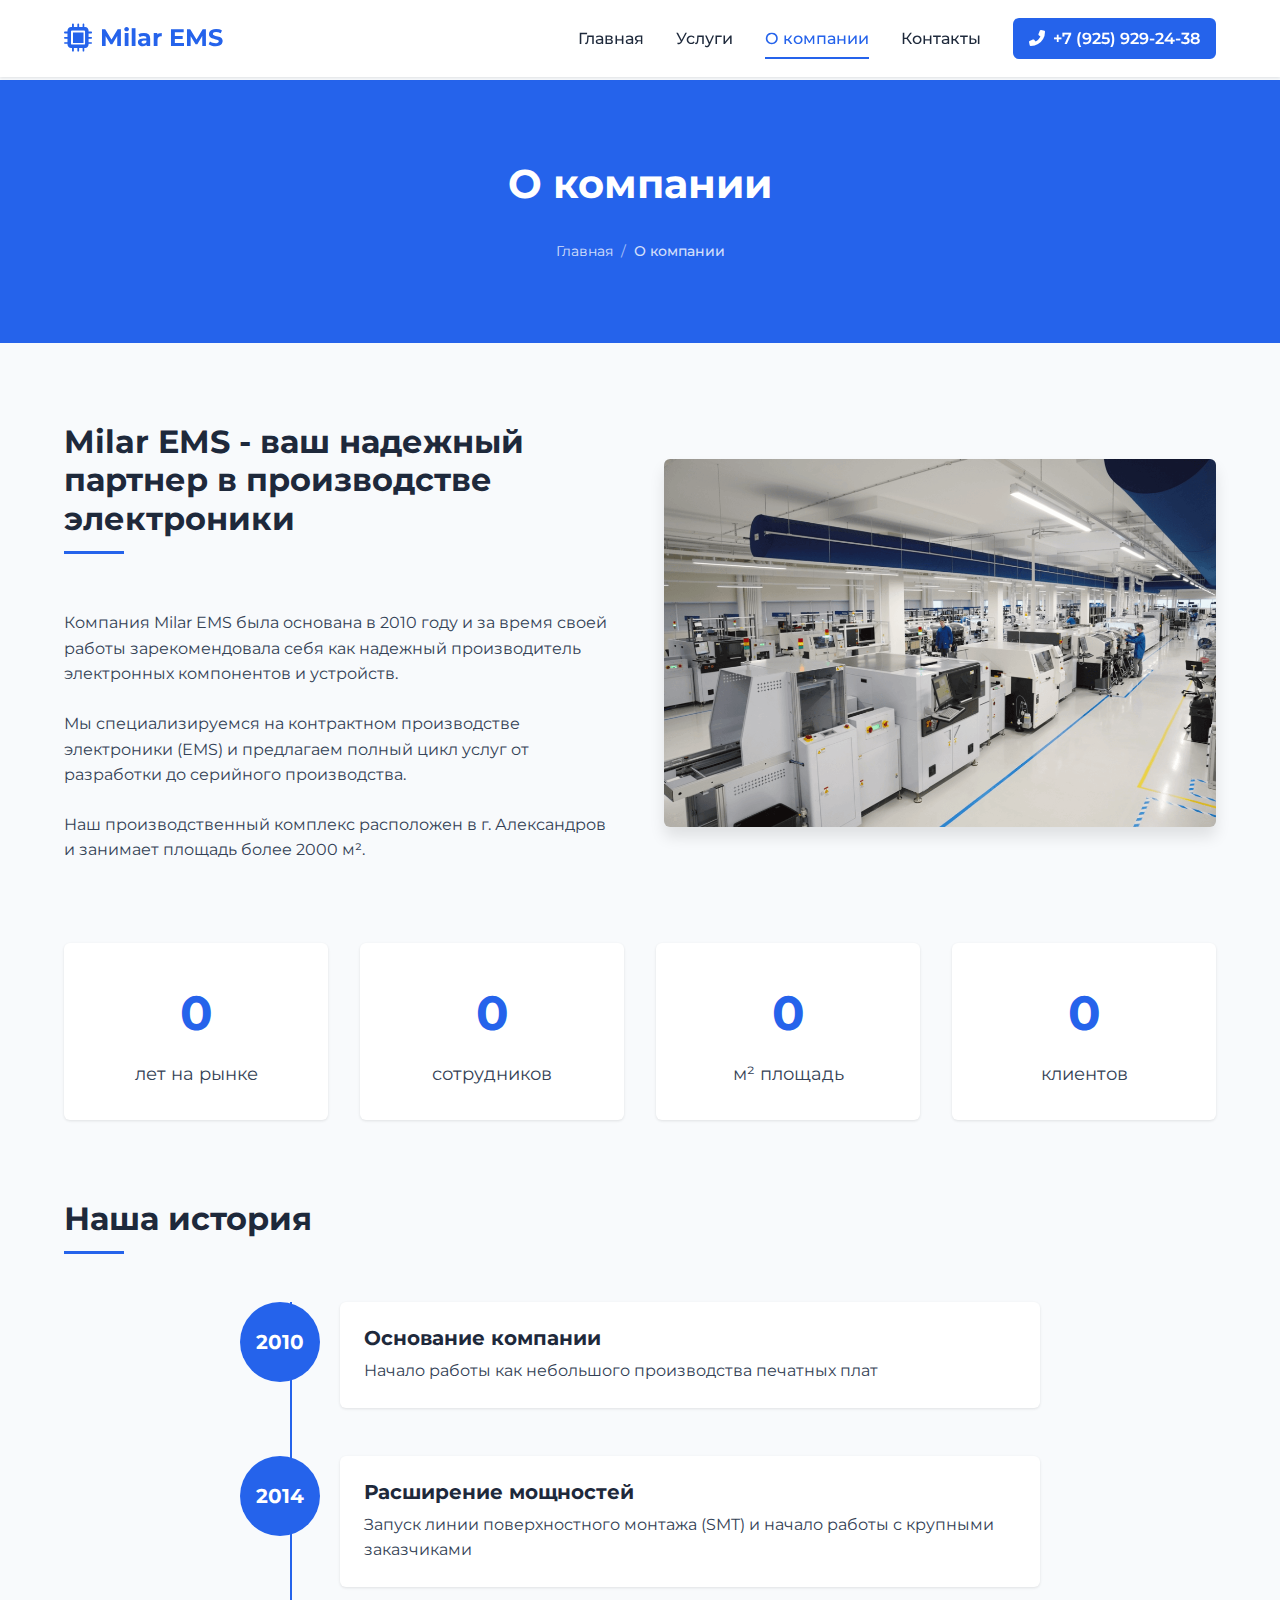
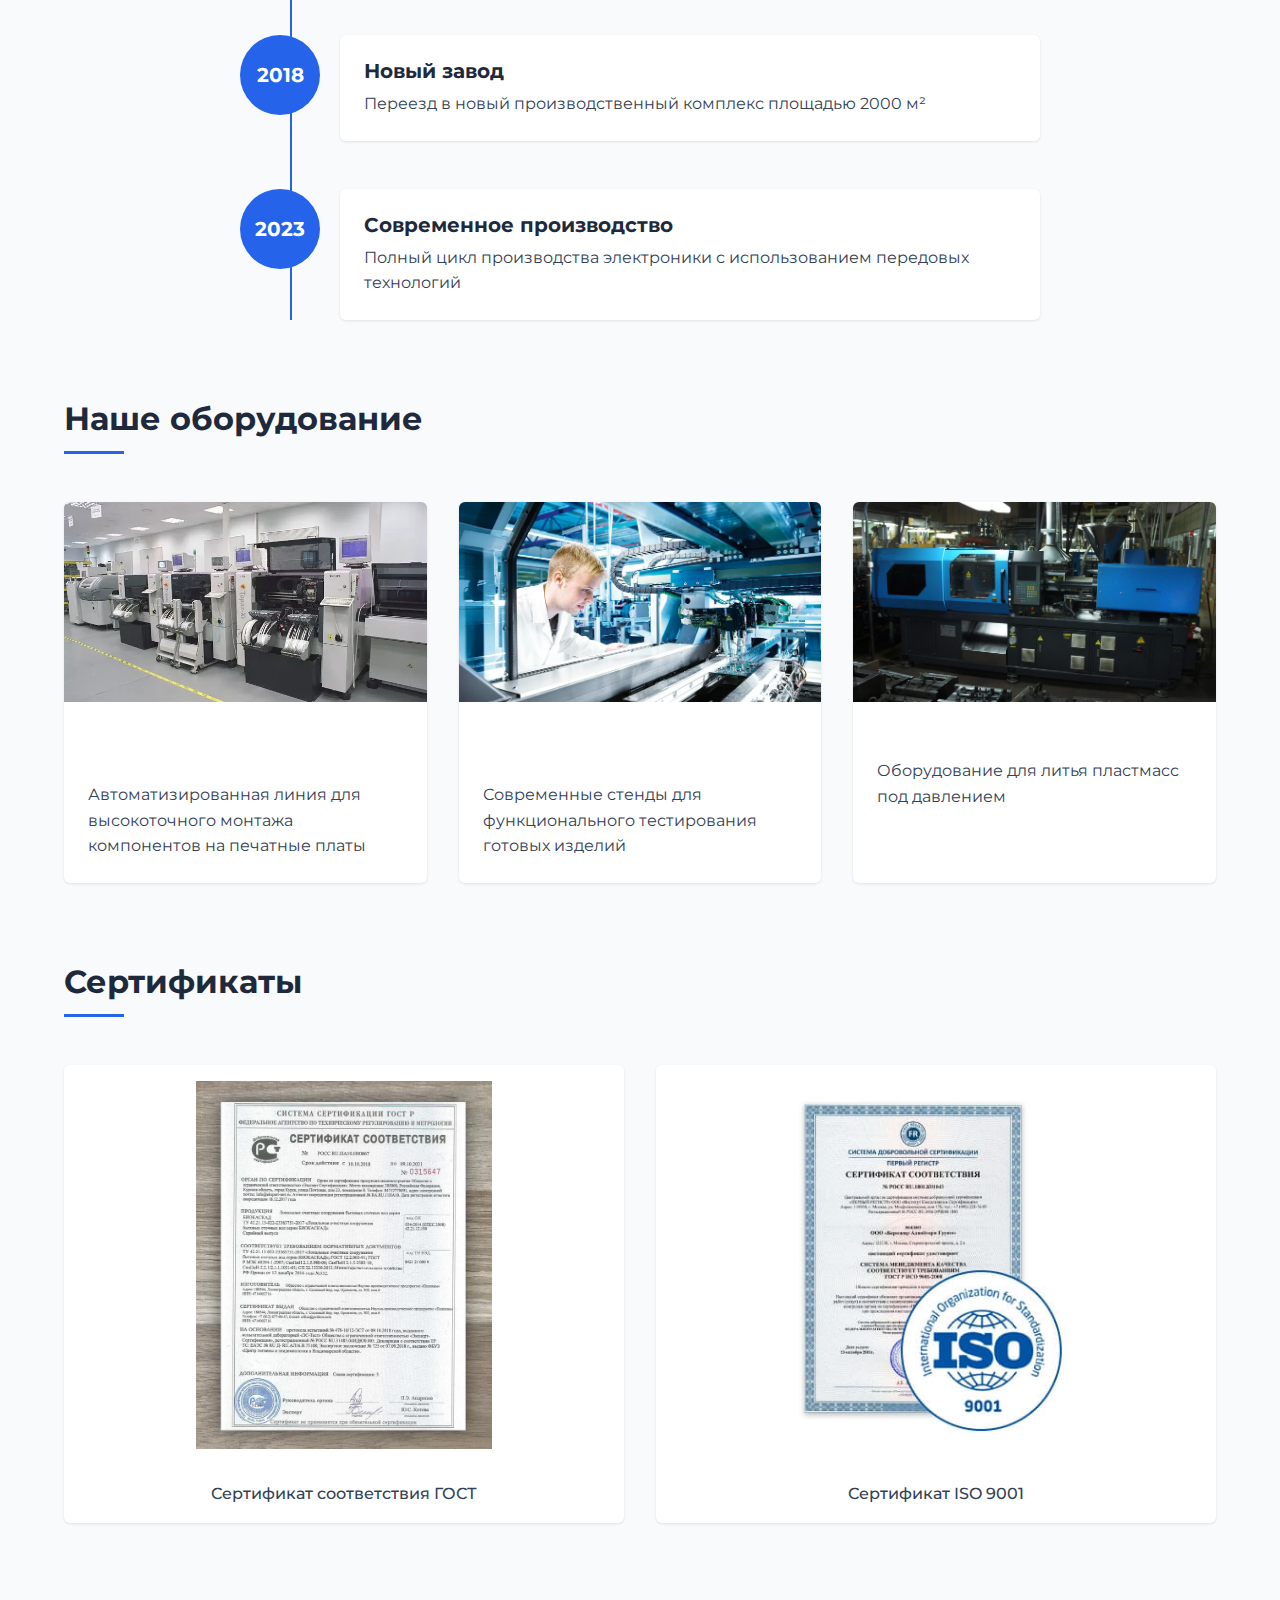
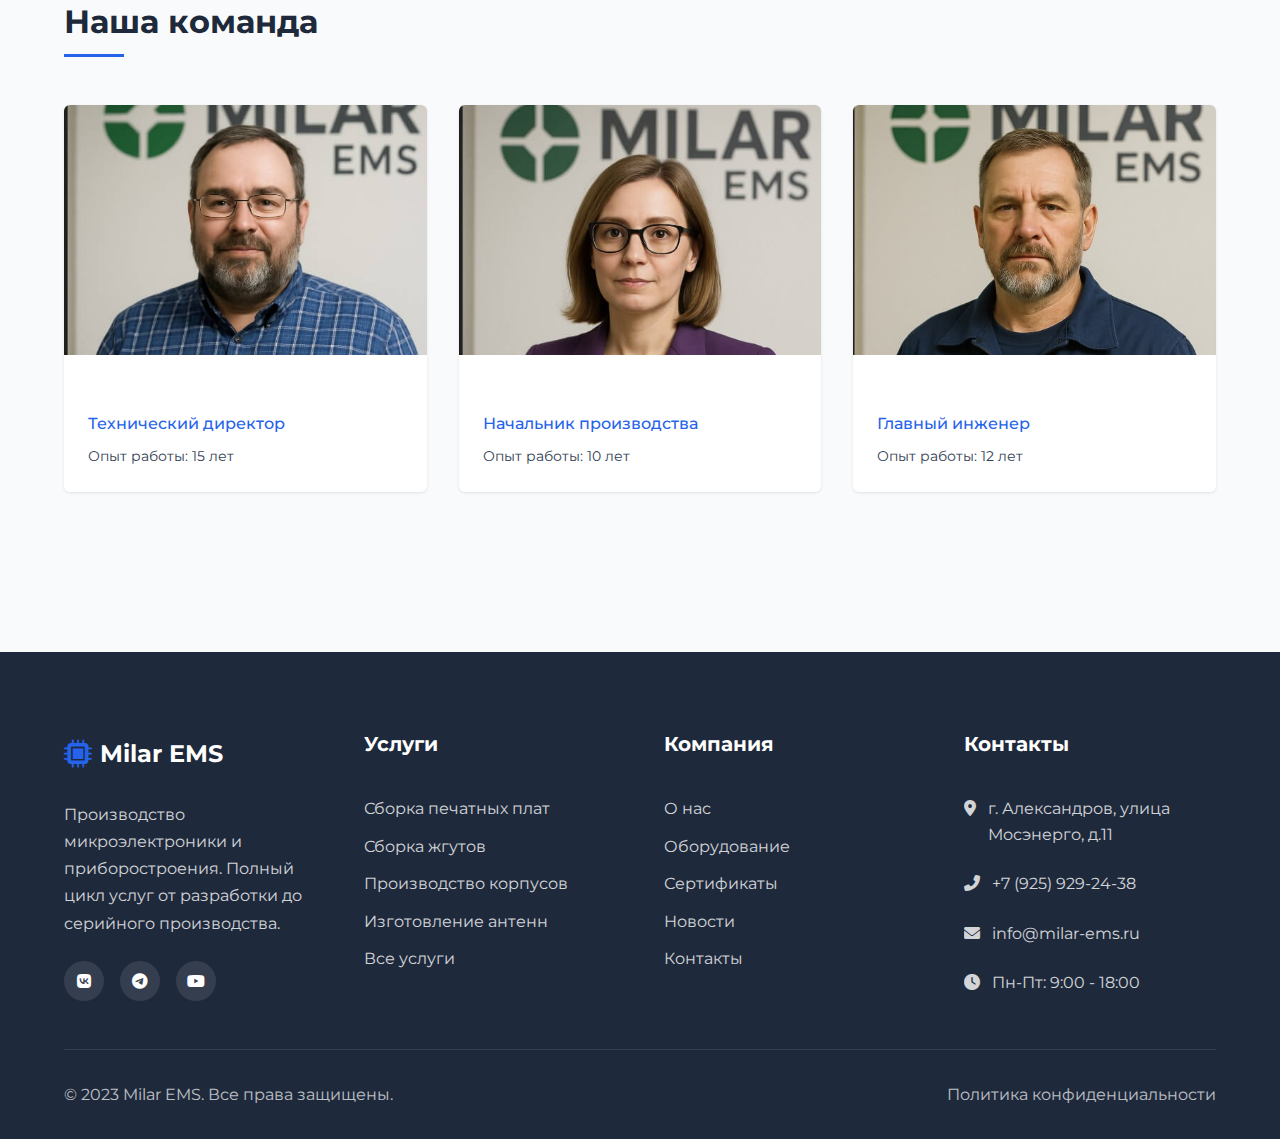
<file: about.html>
<!DOCTYPE html>
<html lang="ru">
<head>
    <meta charset="UTF-8">
    <meta name="viewport" content="width=device-width, initial-scale=1.0">
    <meta name="description" content="Milar EMS - О компании. Производство микроэлектроники и приборостроения.">
    <title>О компании | Milar EMS</title>
    <link rel="stylesheet" href="https://fonts.googleapis.com/css2?family=Montserrat:wght@400;500;600;700&display=swap">
    <link rel="stylesheet" href="css/style.css">
    <link rel="stylesheet" href="https://cdnjs.cloudflare.com/ajax/libs/font-awesome/6.0.0-beta3/css/all.min.css">
</head>
<body>
    <header class="header">
        <div class="container header__container">
            <a href="index.html" class="logo">
                <span class="logo__icon"><i class="fas fa-microchip"></i></span>
                <span class="logo__text">Milar EMS</span>
            </a>
            <nav class="nav">
                <a href="index.html" class="nav__link">Главная</a>
                <a href="services.html" class="nav__link">Услуги</a>
                <a href="about.html" class="nav__link active">О компании</a>
                <a href="contacts.html" class="nav__link">Контакты</a>
                <a href="tel:+79259292438" class="nav__link nav__phone">
                    <i class="fas fa-phone-alt"></i> +7 (925) 929-24-38
                </a>
            </nav>
            <div class="burger-menu">
                <span></span>
                <span></span>
                <span></span>
            </div>
        </div>
    </header>

    <main>
        <section class="page-hero">
            <div class="container">
                <div class="page-hero__content">
                    <h1 class="page-hero__title">О компании</h1>
                    <div class="breadcrumbs">
                        <a href="index.html" class="breadcrumbs__link">Главная</a>
                        <span class="breadcrumbs__separator">/</span>
                        <span class="breadcrumbs__current">О компании</span>
                    </div>
                </div>
            </div>
        </section>

        <section class="about-page">
            <div class="container">
                <div class="about-page__content">
                    <div class="about-page__text">
                        <h2 class="section__title">Milar EMS - ваш надежный партнер в производстве электроники</h2>
                        <p>Компания Milar EMS была основана в 2010 году и за время своей работы зарекомендовала себя как надежный производитель электронных компонентов и устройств.</p>
                        <p>Мы специализируемся на контрактном производстве электроники (EMS) и предлагаем полный цикл услуг от разработки до серийного производства.</p>
                        <p>Наш производственный комплекс расположен в г. Александров и занимает площадь более 2000 м².</p>
                    </div>
                    <div class="about-page__image">
                        <img src="img/zavod.png" alt="Производство Milar EMS">
                    </div>
                </div>

                <div class="about-stats">
                    <div class="stat">
                        <div class="stat__number" data-count="13">0</div>
                        <div class="stat__title">лет на рынке</div>
                    </div>
                    <div class="stat">
                        <div class="stat__number" data-count="50">0</div>
                        <div class="stat__title">сотрудников</div>
                    </div>
                    <div class="stat">
                        <div class="stat__number" data-count="2000">0</div>
                        <div class="stat__title">м² площадь</div>
                    </div>
                    <div class="stat">
                        <div class="stat__number" data-count="500">0</div>
                        <div class="stat__title">клиентов</div>
                    </div>
                </div>

                <section class="about-history">
                    <h2 class="section__title">Наша история</h2>
                    <div class="timeline">
                        <div class="timeline__item">
                            <div class="timeline__year">2010</div>
                            <div class="timeline__content">
                                <h3 class="timeline__title">Основание компании</h3>
                                <p class="timeline__text">Начало работы как небольшого производства печатных плат</p>
                            </div>
                        </div>
                        <div class="timeline__item">
                            <div class="timeline__year">2014</div>
                            <div class="timeline__content">
                                <h3 class="timeline__title">Расширение мощностей</h3>
                                <p class="timeline__text">Запуск линии поверхностного монтажа (SMT) и начало работы с крупными заказчиками</p>
                            </div>
                        </div>
                        <div class="timeline__item">
                            <div class="timeline__year">2018</div>
                            <div class="timeline__content">
                                <h3 class="timeline__title">Новый завод</h3>
                                <p class="timeline__text">Переезд в новый производственный комплекс площадью 2000 м²</p>
                            </div>
                        </div>
                        <div class="timeline__item">
                            <div class="timeline__year">2023</div>
                            <div class="timeline__content">
                                <h3 class="timeline__title">Современное производство</h3>
                                <p class="timeline__text">Полный цикл производства электроники с использованием передовых технологий</p>
                            </div>
                        </div>
                    </div>
                </section>

                <section class="about-equipment" id="equipment">
                    <h2 class="section__title">Наше оборудование</h2>
                    <div class="equipment__grid">
                        <div class="equipment-card">
                            <div class="equipment-card__image">
                                <img src="img/image8.jpg" alt="Линия поверхностного монтажа">
                            </div>
                            <div class="equipment-card__content">
                                <h3 class="equipment-card__title">Линия поверхностного монтажа (SMT)</h3>
                                <p class="equipment-card__text">Автоматизированная линия для высокоточного монтажа компонентов на печатные платы</p>
                            </div>
                        </div>
                        <div class="equipment-card">
                            <div class="equipment-card__image">
                                <img src="img/image9.jpg" alt="Оборудование для тестирования">
                            </div>
                            <div class="equipment-card__content">
                                <h3 class="equipment-card__title">Оборудование для тестирования</h3>
                                <p class="equipment-card__text">Современные стенды для функционального тестирования готовых изделий</p>
                            </div>
                        </div>
                        <div class="equipment-card">
                            <div class="equipment-card__image">
                                <img src="img/image10.jpg" alt="Литьевая машина">
                            </div>
                            <div class="equipment-card__content">
                                <h3 class="equipment-card__title">Литьевые машины</h3>
                                <p class="equipment-card__text">Оборудование для литья пластмасс под давлением</p>
                            </div>
                        </div>
                    </div>
                </section>

                <section class="about-certificates" id="certificates">
                    <h2 class="section__title">Сертификаты</h2>
                    <div class="certificates__grid">
                        <div class="certificate">
                            <div class="certificate__image">
                                <img src="img/certificate-1.jpg" alt="Сертификат соответствия">
                            </div>
                            <div class="certificate__title">Сертификат соответствия ГОСТ</div>
                        </div>
                        <div class="certificate">
                            <div class="certificate__image">
                                <img src="img/certificate-2.jpg" alt="Сертификат ISO">
                            </div>
                            <div class="certificate__title">Сертификат ISO 9001</div>
                        </div>
                    </div>
                </section>

                <section class="about-team">
                    <h2 class="section__title">Наша команда</h2>
                    <div class="team__grid">
                        <div class="team-member">
                            <div class="team-member__photo">
                                <img src="img/worker1.jpg" alt="Иванов Иван">
                            </div>
                            <div class="team-member__info">
                                <h3 class="team-member__name">Иванов Иван</h3>
                                <p class="team-member__position">Технический директор</p>
                                <p class="team-member__experience">Опыт работы: 15 лет</p>
                            </div>
                        </div>
                        <div class="team-member">
                            <div class="team-member__photo">
                                <img src="img/worker2.jpg" alt="Петрова Анна">
                            </div>
                            <div class="team-member__info">
                                <h3 class="team-member__name">Петрова Анна</h3>
                                <p class="team-member__position">Начальник производства</p>
                                <p class="team-member__experience">Опыт работы: 10 лет</p>
                            </div>
                        </div>
                        <div class="team-member">
                            <div class="team-member__photo">
                                <img src="img/worker3.jpg" alt="Сидоров Алексей">
                            </div>
                            <div class="team-member__info">
                                <h3 class="team-member__name">Сидоров Алексей</h3>
                                <p class="team-member__position">Главный инженер</p>
                                <p class="team-member__experience">Опыт работы: 12 лет</p>
                            </div>
                        </div>
                    </div>
                </section>
            </div>
        </section>
    </main>

    <footer class="footer">
        <div class="container">
            <div class="footer__grid">
                <div class="footer__col">
                    <div class="footer__logo">
                        <span class="logo__icon"><i class="fas fa-microchip"></i></span>
                        <span class="logo__text">Milar EMS</span>
                    </div>
                    <p class="footer__about">Производство микроэлектроники и приборостроения. Полный цикл услуг от разработки до серийного производства.</p>
                    <div class="footer__social">
                        <a href="#" class="social__link"><i class="fab fa-vk"></i></a>
                        <a href="#" class="social__link"><i class="fab fa-telegram"></i></a>
                        <a href="#" class="social__link"><i class="fab fa-youtube"></i></a>
                    </div>
                </div>
                <div class="footer__col">
                    <h3 class="footer__title">Услуги</h3>
                    <ul class="footer__menu">
                        <li><a href="services.html#pcb">Сборка печатных плат</a></li>
                        <li><a href="services.html#harness">Сборка жгутов</a></li>
                        <li><a href="services.html#cases">Производство корпусов</a></li>
                        <li><a href="services.html#antennas">Изготовление антенн</a></li>
                        <li><a href="services.html">Все услуги</a></li>
                    </ul>
                </div>
                <div class="footer__col">
                    <h3 class="footer__title">Компания</h3>
                    <ul class="footer__menu">
                        <li><a href="about.html">О нас</a></li>
                        <li><a href="about.html#equipment">Оборудование</a></li>
                        <li><a href="about.html#certificates">Сертификаты</a></li>
                        <li><a href="news.html">Новости</a></li>
                        <li><a href="contacts.html">Контакты</a></li>
                    </ul>
                </div>
                <div class="footer__col">
                    <h3 class="footer__title">Контакты</h3>
                    <div class="footer__contact">
                        <i class="fas fa-map-marker-alt"></i>
                        <span>г. Александров, улица Мосэнерго, д.11</span>
                    </div>
                    <div class="footer__contact">
                        <i class="fas fa-phone-alt"></i>
                        <a href="tel:+79259292438">+7 (925) 929-24-38</a>
                    </div>
                    <div class="footer__contact">
                        <i class="fas fa-envelope"></i>
                        <a href="mailto:info@milar-ems.ru">info@milar-ems.ru</a>
                    </div>
                    <div class="footer__contact">
                        <i class="fas fa-clock"></i>
                        <span>Пн-Пт: 9:00 - 18:00</span>
                    </div>
                </div>
            </div>
            <div class="footer__bottom">
                <p class="footer__copyright">© 2023 Milar EMS. Все права защищены.</p>
                <a href="#" class="footer__policy">Политика конфиденциальности</a>
            </div>
        </div>
    </footer>

    <script src="js/main.js"></script>
</body>
</html>
</file>
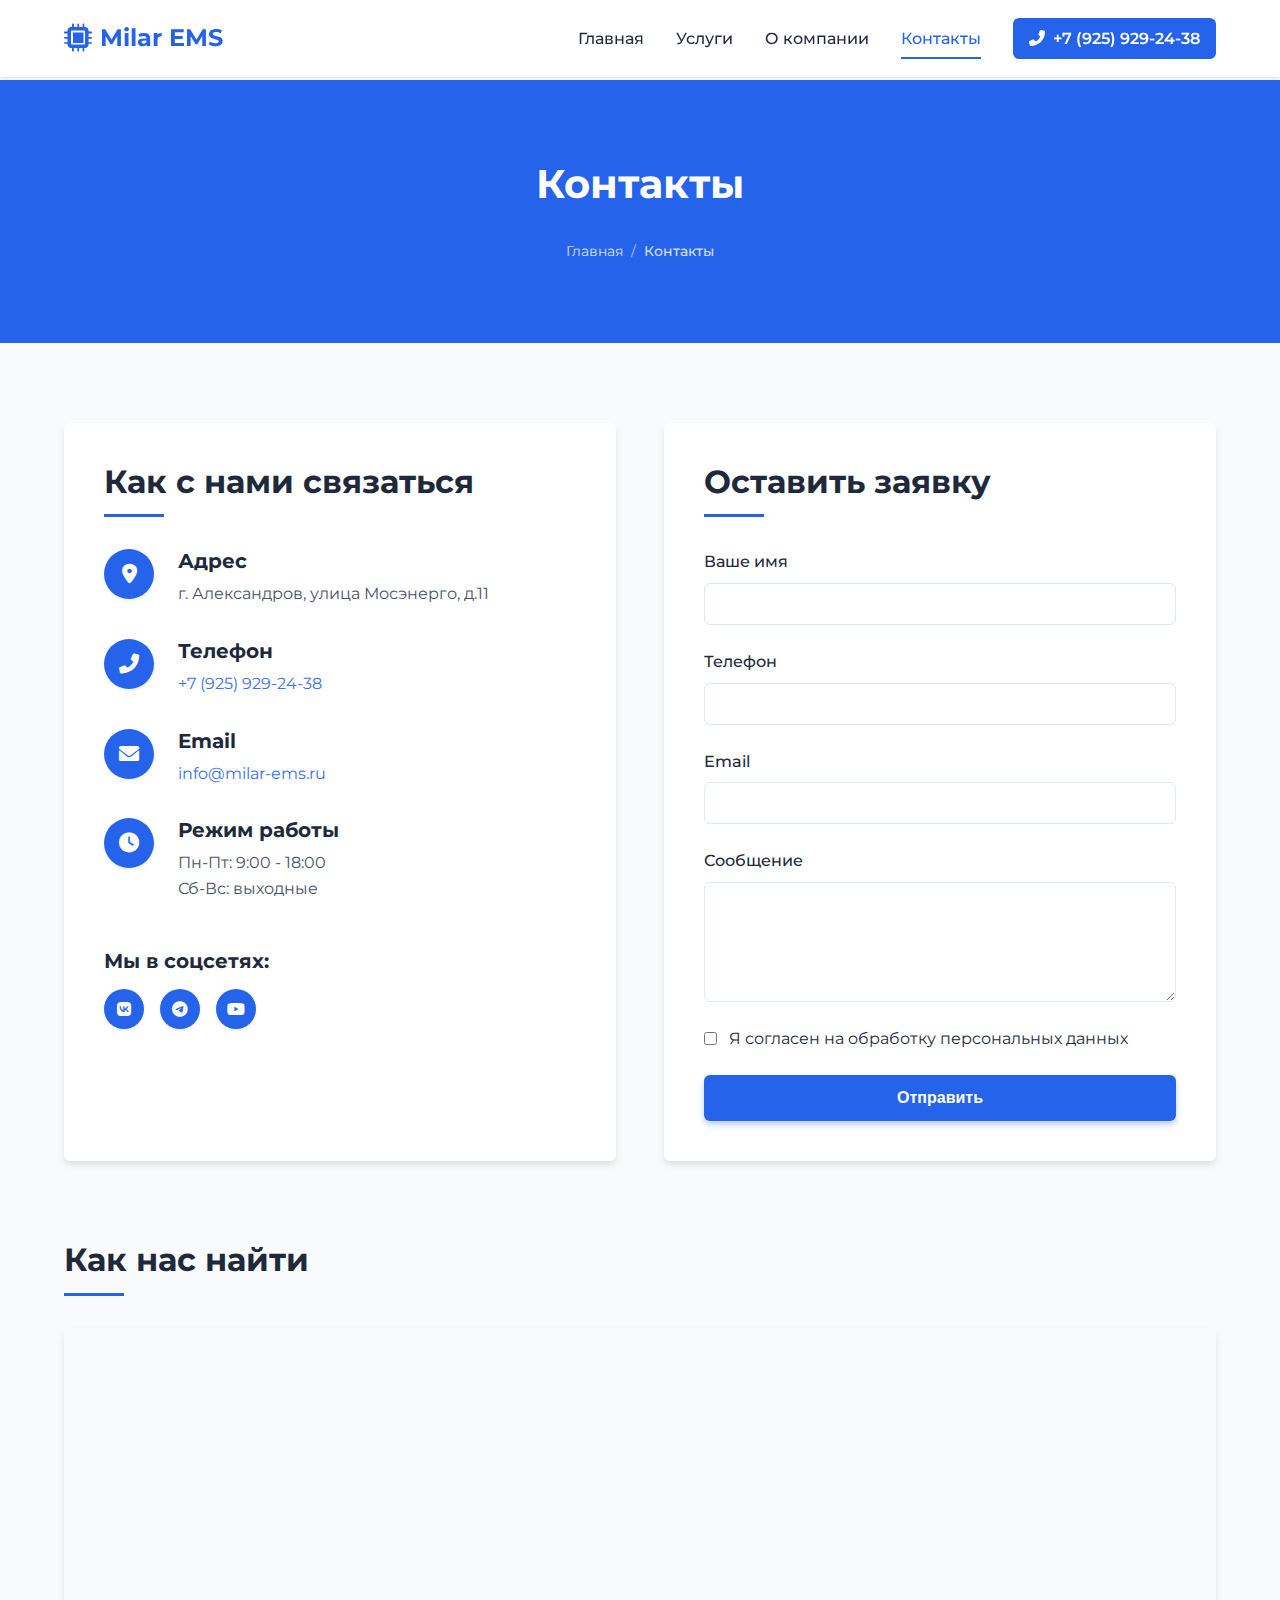
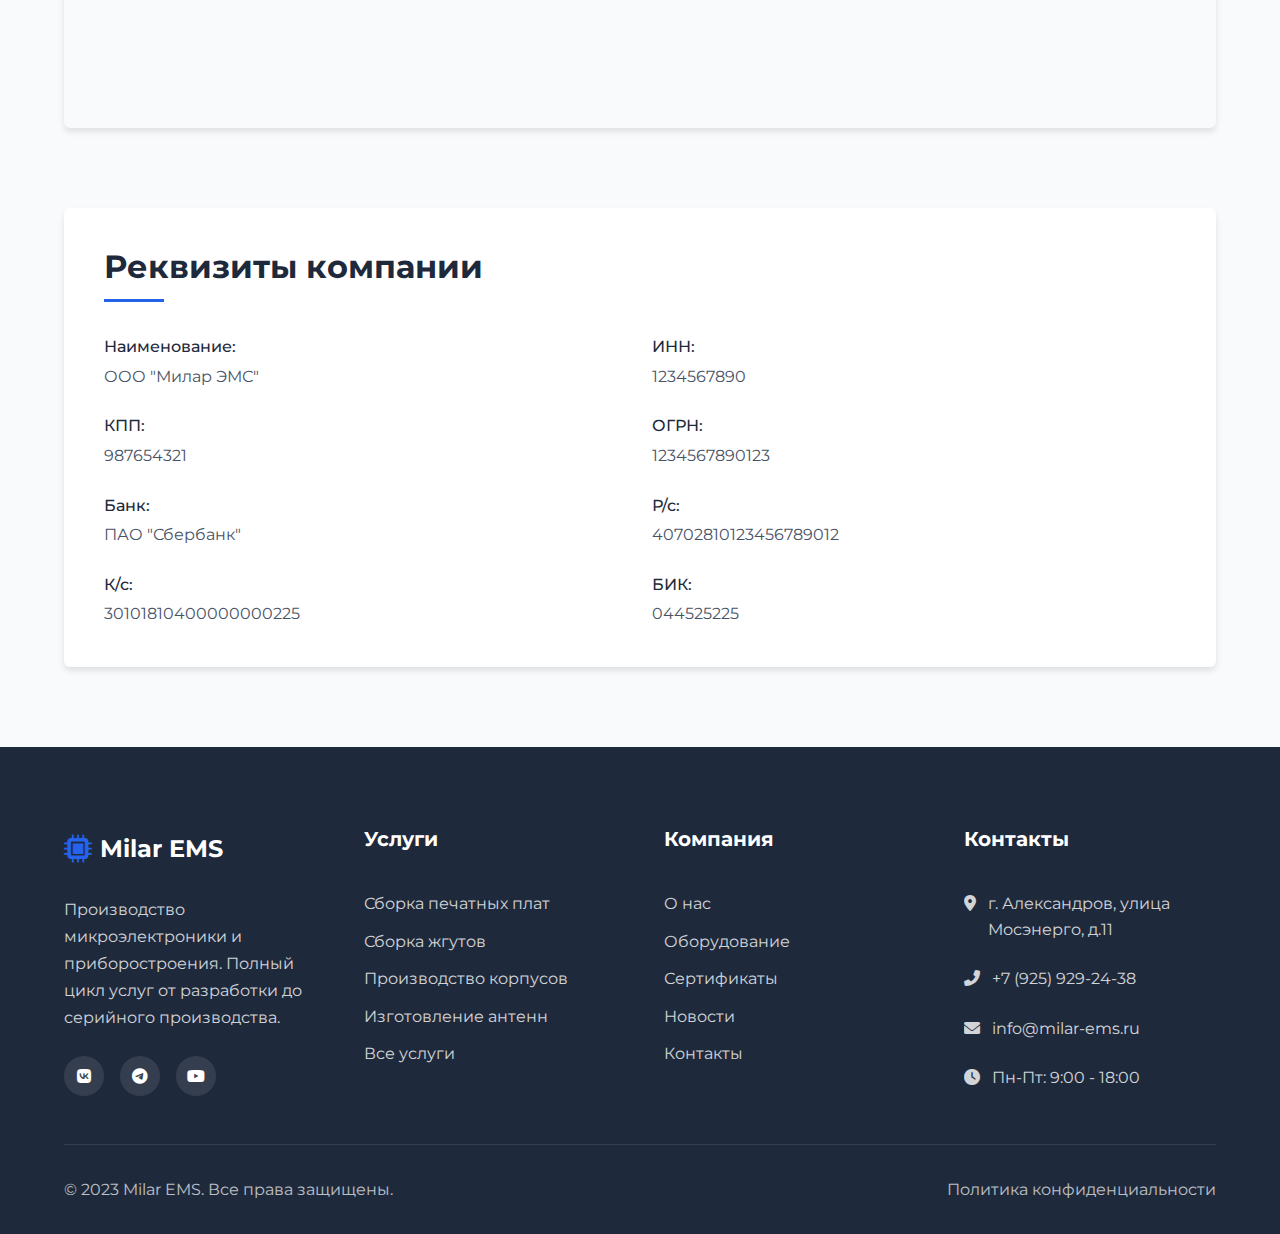
<file: contacts.html>
<!DOCTYPE html>
<html lang="ru">
<head>
    <meta charset="UTF-8">
    <meta name="viewport" content="width=device-width, initial-scale=1.0">
    <meta name="description" content="Milar EMS - Контакты. Производство микроэлектроники и приборостроения.">
    <title>Контакты | Milar EMS</title>
    <link rel="stylesheet" href="https://fonts.googleapis.com/css2?family=Montserrat:wght@400;500;600;700&display=swap">
    <link rel="stylesheet" href="css/style.css">
    <link rel="stylesheet" href="https://cdnjs.cloudflare.com/ajax/libs/font-awesome/6.0.0-beta3/css/all.min.css">
</head>
<body>
    <header class="header">
        <div class="container header__container">
            <a href="index.html" class="logo">
                <span class="logo__icon"><i class="fas fa-microchip"></i></span>
                <span class="logo__text">Milar EMS</span>
            </a>
            <nav class="nav">
                <a href="index.html" class="nav__link">Главная</a>
                <a href="services.html" class="nav__link">Услуги</a>
                <a href="about.html" class="nav__link">О компании</a>
                <a href="contacts.html" class="nav__link active">Контакты</a>
                <a href="tel:+79259292438" class="nav__link nav__phone">
                    <i class="fas fa-phone-alt"></i> +7 (925) 929-24-38
                </a>
            </nav>
            <div class="burger-menu">
                <span></span>
                <span></span>
                <span></span>
            </div>
        </div>
    </header>

    <main>
        <section class="page-hero">
            <div class="container">
                <div class="page-hero__content">
                    <h1 class="page-hero__title">Контакты</h1>
                    <div class="breadcrumbs">
                        <a href="index.html" class="breadcrumbs__link">Главная</a>
                        <span class="breadcrumbs__separator">/</span>
                        <span class="breadcrumbs__current">Контакты</span>
                    </div>
                </div>
            </div>
        </section>

        <section class="contacts-page">
            <div class="container">
                <div class="contacts-page__grid">
                    <div class="contacts-info">
                        <h2 class="section__title">Как с нами связаться</h2>
                        
                        <div class="contact-item">
                            <div class="contact-item__icon">
                                <i class="fas fa-map-marker-alt"></i>
                            </div>
                            <div class="contact-item__content">
                                <h3 class="contact-item__title">Адрес</h3>
                                <p class="contact-item__text">г. Александров, улица Мосэнерго, д.11</p>
                            </div>
                        </div>

                        <div class="contact-item">
                            <div class="contact-item__icon">
                                <i class="fas fa-phone-alt"></i>
                            </div>
                            <div class="contact-item__content">
                                <h3 class="contact-item__title">Телефон</h3>
                                <p class="contact-item__text">
                                    <a href="tel:+79259292438">+7 (925) 929-24-38</a>
                                </p>
                            </div>
                        </div>

                        <div class="contact-item">
                            <div class="contact-item__icon">
                                <i class="fas fa-envelope"></i>
                            </div>
                            <div class="contact-item__content">
                                <h3 class="contact-item__title">Email</h3>
                                <p class="contact-item__text">
                                    <a href="mailto:info@milar-ems.ru">info@milar-ems.ru</a>
                                </p>
                            </div>
                        </div>

                        <div class="contact-item">
                            <div class="contact-item__icon">
                                <i class="fas fa-clock"></i>
                            </div>
                            <div class="contact-item__content">
                                <h3 class="contact-item__title">Режим работы</h3>
                                <p class="contact-item__text">Пн-Пт: 9:00 - 18:00</p>
                                <p class="contact-item__text">Сб-Вс: выходные</p>
                            </div>
                        </div>

                        <div class="contact-social">
                            <h3 class="contact-social__title">Мы в соцсетях:</h3>
                            <div class="social-links">
                                <a href="#" class="social-link"><i class="fab fa-vk"></i></a>
                                <a href="#" class="social-link"><i class="fab fa-telegram"></i></a>
                                <a href="#" class="social-link"><i class="fab fa-youtube"></i></a>
                            </div>
                        </div>
                    </div>

                    <div class="contacts-form">
                        <h2 class="section__title">Оставить заявку</h2>
                        <form class="contact-form" id="contactForm">
                            <div class="form-group">
                                <label for="name">Ваше имя</label>
                                <input type="text" id="name" name="name" required>
                            </div>
                            <div class="form-group">
                                <label for="phone">Телефон</label>
                                <input type="tel" id="phone" name="phone" required>
                            </div>
                            <div class="form-group">
                                <label for="email">Email</label>
                                <input type="email" id="email" name="email" required>
                            </div>
                            <div class="form-group">
                                <label for="message">Сообщение</label>
                                <textarea id="message" name="message" rows="4"></textarea>
                            </div>
                            <div class="form-group form-group--checkbox">
                                <input type="checkbox" id="agreement" name="agreement" required>
                                <label for="agreement">Я согласен на обработку персональных данных</label>
                            </div>
                            <button type="submit" class="btn btn--primary">Отправить</button>
                        </form>
                    </div>
                </div>

                <div class="contacts-map">
                    <h2 class="section__title">Как нас найти</h2>
                    <div class="map-container">
                        <iframe src="https://yandex.ru/map-widget/v1/?um=constructor%3A1234567890abcdef&amp;lang=ru_RU&amp;scroll=true" frameborder="0" allowfullscreen="true"></iframe>
                    </div>
                </div>

                <div class="requisites">
                    <h2 class="section__title">Реквизиты компании</h2>
                    <div class="requisites__content">
                        <div class="requisites__item">
                            <span class="requisites__label">Наименование:</span>
                            <span class="requisites__value">ООО "Милар ЭМС"</span>
                        </div>
                        <div class="requisites__item">
                            <span class="requisites__label">ИНН:</span>
                            <span class="requisites__value">1234567890</span>
                        </div>
                        <div class="requisites__item">
                            <span class="requisites__label">КПП:</span>
                            <span class="requisites__value">987654321</span>
                        </div>
                        <div class="requisites__item">
                            <span class="requisites__label">ОГРН:</span>
                            <span class="requisites__value">1234567890123</span>
                        </div>
                        <div class="requisites__item">
                            <span class="requisites__label">Банк:</span>
                            <span class="requisites__value">ПАО "Сбербанк"</span>
                        </div>
                        <div class="requisites__item">
                            <span class="requisites__label">Р/с:</span>
                            <span class="requisites__value">40702810123456789012</span>
                        </div>
                        <div class="requisites__item">
                            <span class="requisites__label">К/с:</span>
                            <span class="requisites__value">30101810400000000225</span>
                        </div>
                        <div class="requisites__item">
                            <span class="requisites__label">БИК:</span>
                            <span class="requisites__value">044525225</span>
                        </div>
                    </div>
                </div>
            </div>
        </section>
    </main>

    <footer class="footer">
        <div class="container">
            <div class="footer__grid">
                <div class="footer__col">
                    <div class="footer__logo">
                        <span class="logo__icon"><i class="fas fa-microchip"></i></span>
                        <span class="logo__text">Milar EMS</span>
                    </div>
                    <p class="footer__about">Производство микроэлектроники и приборостроения. Полный цикл услуг от разработки до серийного производства.</p>
                    <div class="footer__social">
                        <a href="#" class="social__link"><i class="fab fa-vk"></i></a>
                        <a href="#" class="social__link"><i class="fab fa-telegram"></i></a>
                        <a href="#" class="social__link"><i class="fab fa-youtube"></i></a>
                    </div>
                </div>
                <div class="footer__col">
                    <h3 class="footer__title">Услуги</h3>
                    <ul class="footer__menu">
                        <li><a href="services.html#pcb">Сборка печатных плат</a></li>
                        <li><a href="services.html#harness">Сборка жгутов</a></li>
                        <li><a href="services.html#cases">Производство корпусов</a></li>
                        <li><a href="services.html#antennas">Изготовление антенн</a></li>
                        <li><a href="services.html">Все услуги</a></li>
                    </ul>
                </div>
                <div class="footer__col">
                    <h3 class="footer__title">Компания</h3>
                    <ul class="footer__menu">
                        <li><a href="about.html">О нас</a></li>
                        <li><a href="about.html#equipment">Оборудование</a></li>
                        <li><a href="about.html#certificates">Сертификаты</a></li>
                        <li><a href="news.html">Новости</a></li>
                        <li><a href="contacts.html">Контакты</a></li>
                    </ul>
                </div>
                <div class="footer__col">
                    <h3 class="footer__title">Контакты</h3>
                    <div class="footer__contact">
                        <i class="fas fa-map-marker-alt"></i>
                        <span>г. Александров, улица Мосэнерго, д.11</span>
                    </div>
                    <div class="footer__contact">
                        <i class="fas fa-phone-alt"></i>
                        <a href="tel:+79259292438">+7 (925) 929-24-38</a>
                    </div>
                    <div class="footer__contact">
                        <i class="fas fa-envelope"></i>
                        <a href="mailto:info@milar-ems.ru">info@milar-ems.ru</a>
                    </div>
                    <div class="footer__contact">
                        <i class="fas fa-clock"></i>
                        <span>Пн-Пт: 9:00 - 18:00</span>
                    </div>
                </div>
            </div>
            <div class="footer__bottom">
                <p class="footer__copyright">© 2023 Milar EMS. Все права защищены.</p>
                <a href="#" class="footer__policy">Политика конфиденциальности</a>
            </div>
        </div>
    </footer>

    <script src="js/main.js"></script>
</body>
</html>
</file>
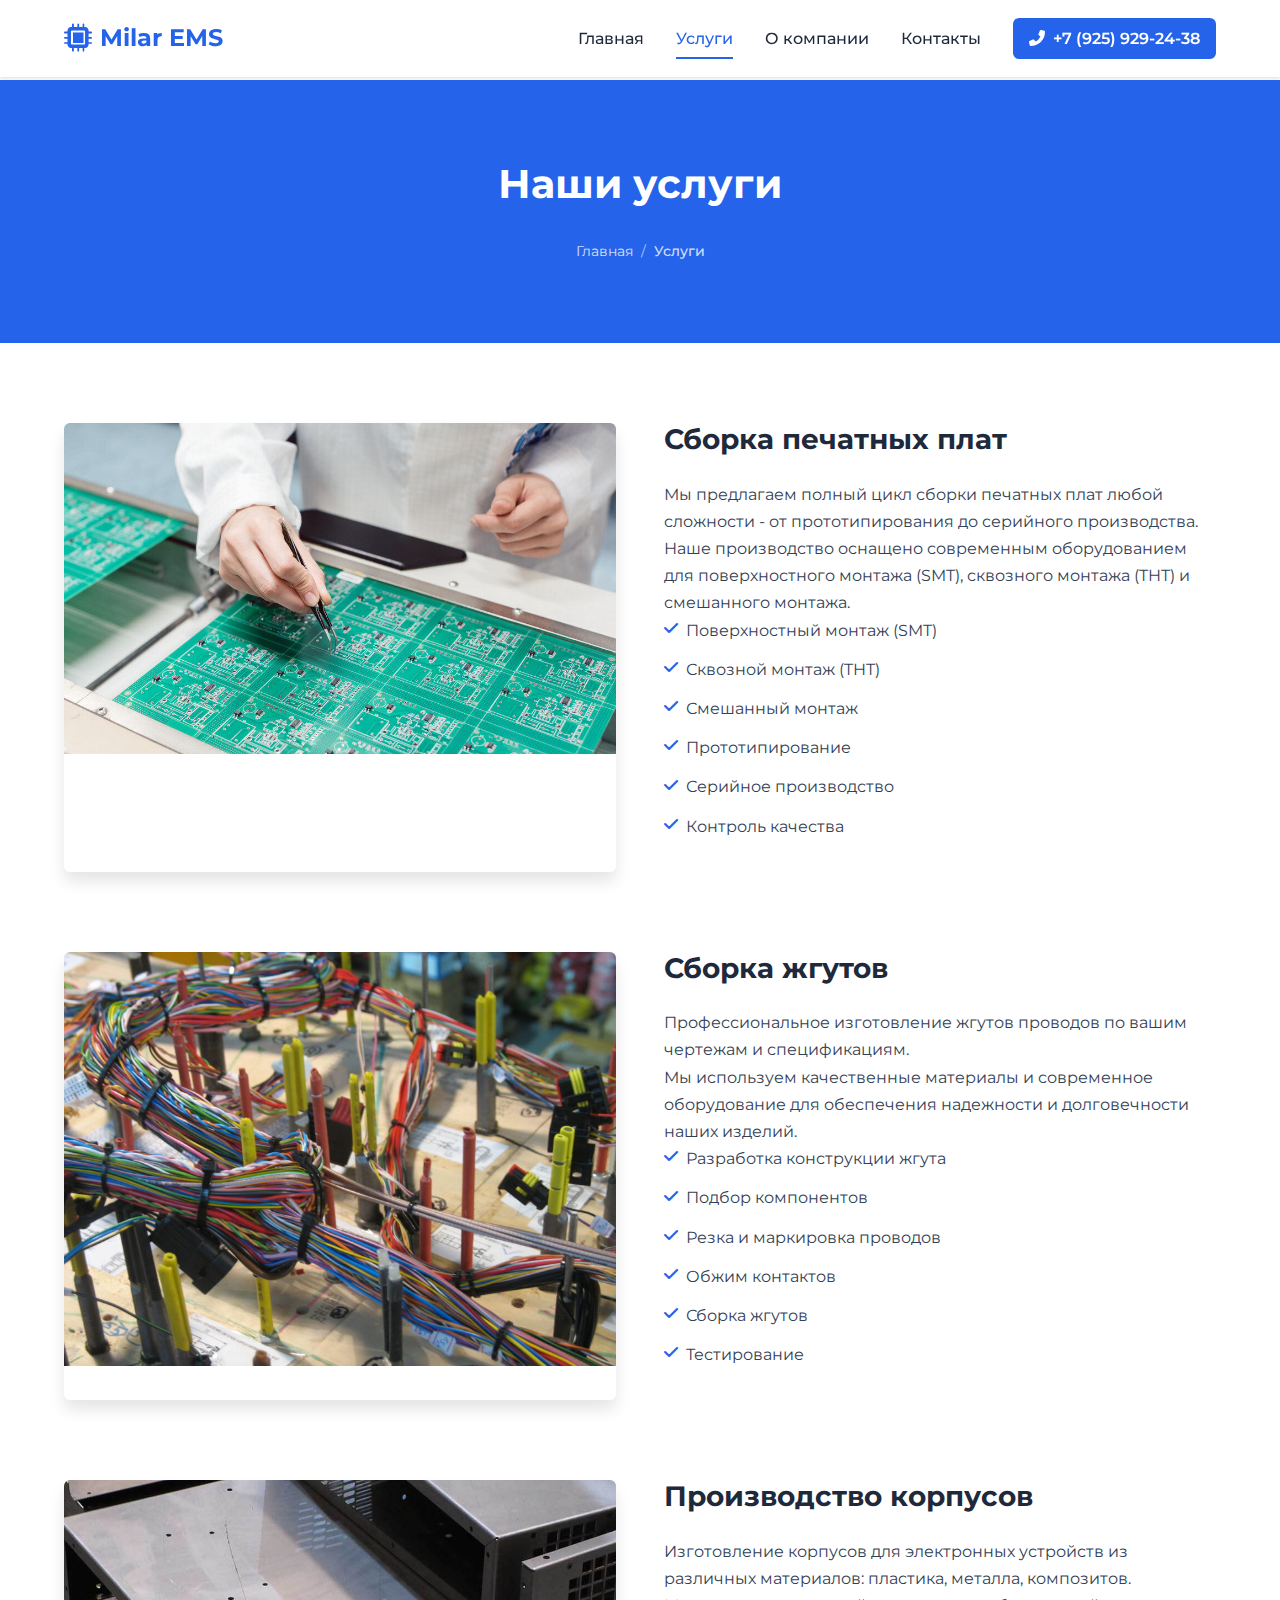
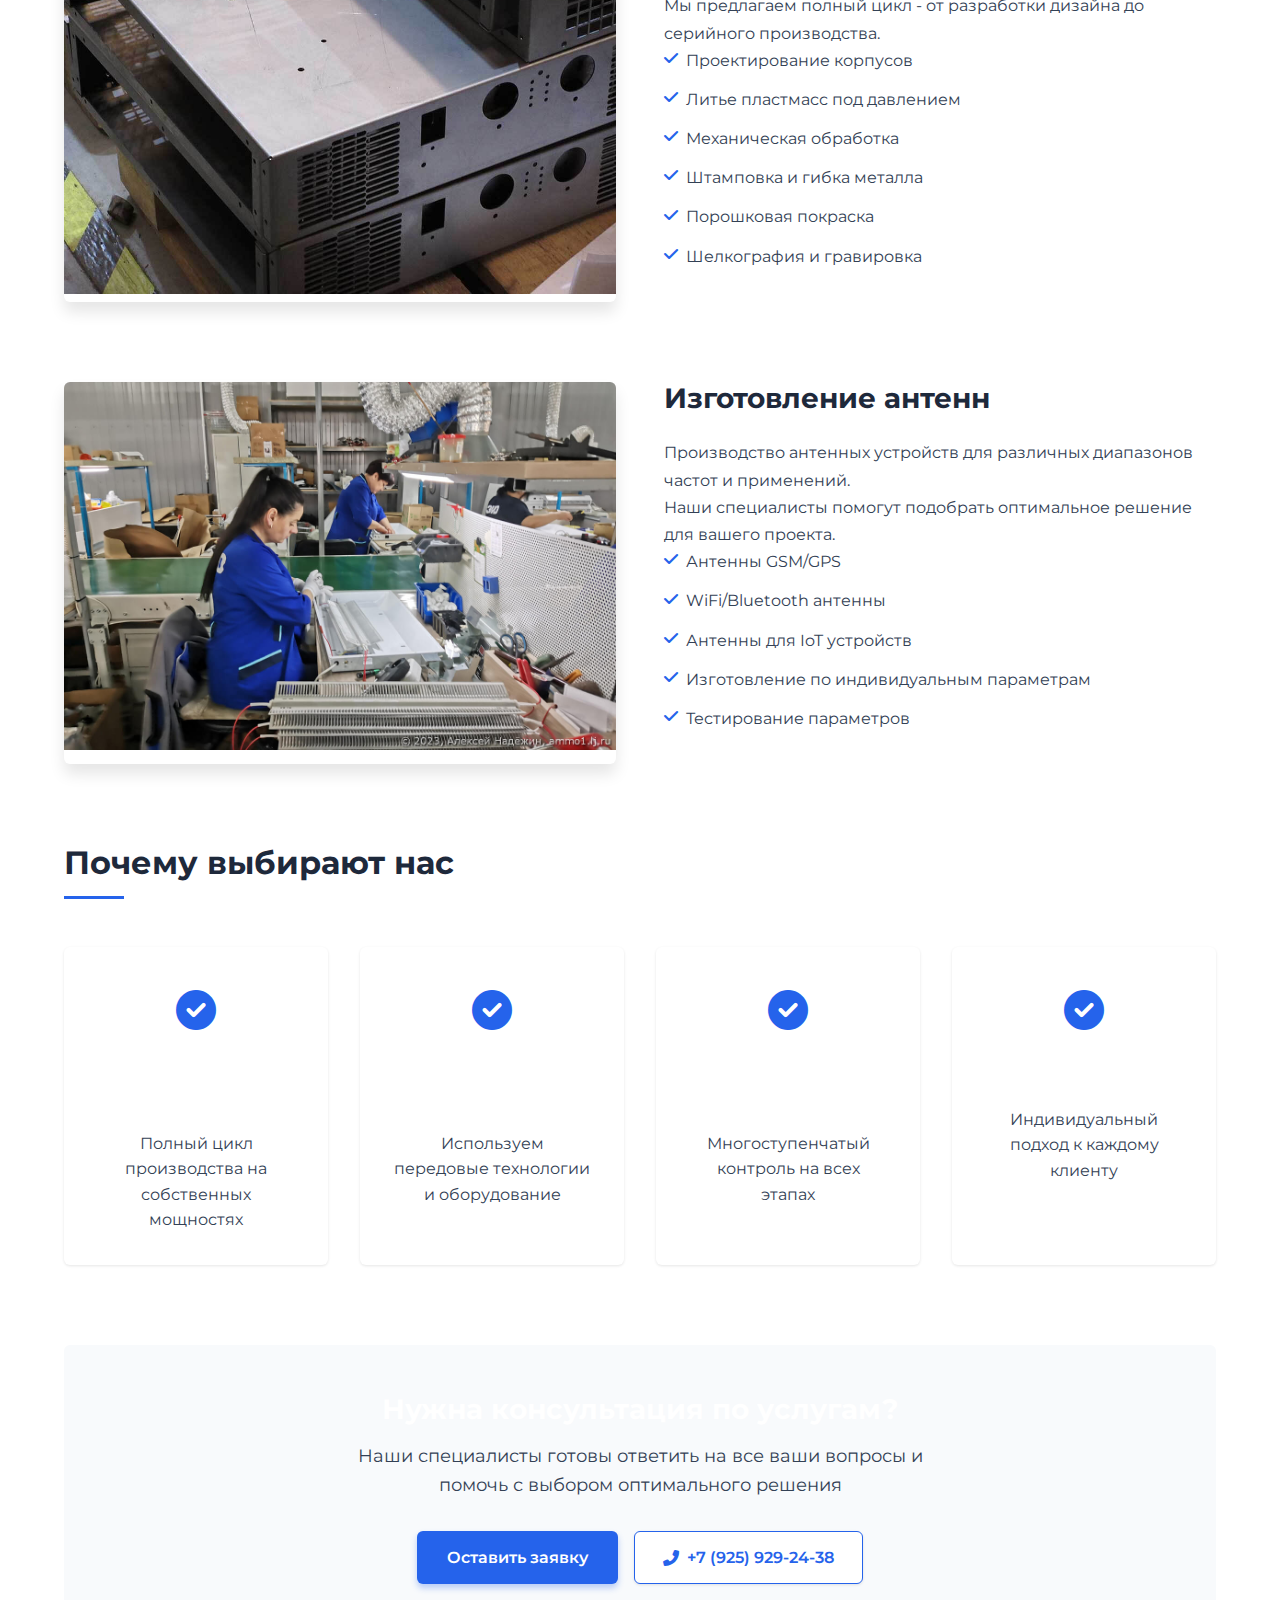
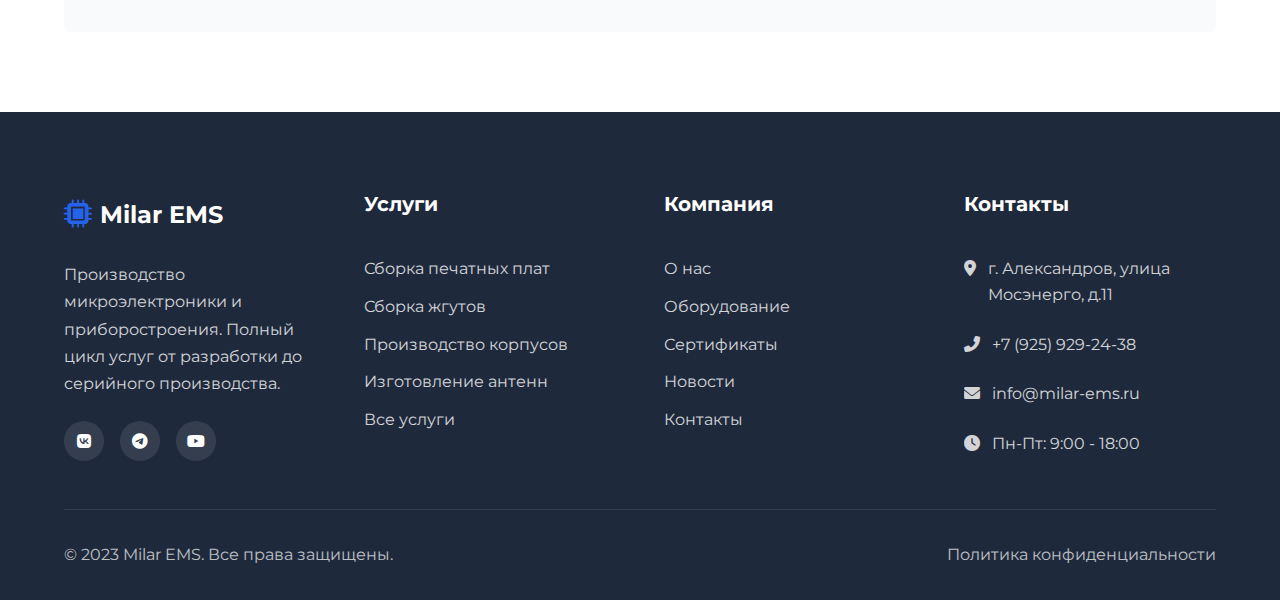
<file: services.html>
<!DOCTYPE html>
<html lang="ru">
<head>
    <meta charset="UTF-8">
    <meta name="viewport" content="width=device-width, initial-scale=1.0">
    <meta name="description" content="Milar EMS - Услуги по производству микроэлектроники. Сборка печатных плат, производство корпусов, изготовление антенн и другие услуги.">
    <title>Услуги | Milar EMS</title>
    <link rel="stylesheet" href="https://fonts.googleapis.com/css2?family=Montserrat:wght@400;500;600;700&display=swap">
    <link rel="stylesheet" href="css/style.css">
    <link rel="stylesheet" href="https://cdnjs.cloudflare.com/ajax/libs/font-awesome/6.0.0-beta3/css/all.min.css">
</head>
<body>
    <header class="header">
        <div class="container header__container">
            <a href="index.html" class="logo">
                <span class="logo__icon"><i class="fas fa-microchip"></i></span>
                <span class="logo__text">Milar EMS</span>
            </a>
            <nav class="nav">
                <a href="index.html" class="nav__link">Главная</a>
                <a href="services.html" class="nav__link active">Услуги</a>
                <a href="about.html" class="nav__link">О компании</a>
                <a href="contacts.html" class="nav__link">Контакты</a>
                <a href="tel:+79259292438" class="nav__link nav__phone">
                    <i class="fas fa-phone-alt"></i> +7 (925) 929-24-38
                </a>
            </nav>
            <div class="burger-menu">
                <span></span>
                <span></span>
                <span></span>
            </div>
        </div>
    </header>

    <main>
        <section class="page-hero">
            <div class="container">
                <div class="page-hero__content">
                    <h1 class="page-hero__title">Наши услуги</h1>
                    <div class="breadcrumbs">
                        <a href="index.html" class="breadcrumbs__link">Главная</a>
                        <span class="breadcrumbs__separator">/</span>
                        <span class="breadcrumbs__current">Услуги</span>
                    </div>
                </div>
            </div>
        </section>

        <section class="services-page">
            <div class="container">
                <div class="services-page__grid">
                    <div class="service-detail" id="pcb">
                        <div class="service-detail__image">
                            <img src="img/image4.jpg" alt="Сборка печатных плат">
                        </div>
                        <div class="service-detail__content">
                            <h2 class="service-detail__title">Сборка печатных плат</h2>
                            <div class="service-detail__text">
                                <p>Мы предлагаем полный цикл сборки печатных плат любой сложности - от прототипирования до серийного производства.</p>
                                <p>Наше производство оснащено современным оборудованием для поверхностного монтажа (SMT), сквозного монтажа (THT) и смешанного монтажа.</p>
                                <ul class="service-detail__list">
                                    <li><i class="fas fa-check"></i> Поверхностный монтаж (SMT)</li>
                                    <li><i class="fas fa-check"></i> Сквозной монтаж (THT)</li>
                                    <li><i class="fas fa-check"></i> Смешанный монтаж</li>
                                    <li><i class="fas fa-check"></i> Прототипирование</li>
                                    <li><i class="fas fa-check"></i> Серийное производство</li>
                                    <li><i class="fas fa-check"></i> Контроль качества</li>
                                </ul>
                            </div>
                        </div>
                    </div>

                    <div class="service-detail" id="harness">
                        <div class="service-detail__image">
                            <img src="img/image5.jpg" alt="Сборка жгутов">
                        </div>
                        <div class="service-detail__content">
                            <h2 class="service-detail__title">Сборка жгутов</h2>
                            <div class="service-detail__text">
                                <p>Профессиональное изготовление жгутов проводов по вашим чертежам и спецификациям.</p>
                                <p>Мы используем качественные материалы и современное оборудование для обеспечения надежности и долговечности наших изделий.</p>
                                <ul class="service-detail__list">
                                    <li><i class="fas fa-check"></i> Разработка конструкции жгута</li>
                                    <li><i class="fas fa-check"></i> Подбор компонентов</li>
                                    <li><i class="fas fa-check"></i> Резка и маркировка проводов</li>
                                    <li><i class="fas fa-check"></i> Обжим контактов</li>
                                    <li><i class="fas fa-check"></i> Сборка жгутов</li>
                                    <li><i class="fas fa-check"></i> Тестирование</li>
                                </ul>
                            </div>
                        </div>
                    </div>

                    <div class="service-detail" id="cases">
                        <div class="service-detail__image">
                            <img src="img/image6.jpg" alt="Производство корпусов">
                        </div>
                        <div class="service-detail__content">
                            <h2 class="service-detail__title">Производство корпусов</h2>
                            <div class="service-detail__text">
                                <p>Изготовление корпусов для электронных устройств из различных материалов: пластика, металла, композитов.</p>
                                <p>Мы предлагаем полный цикл - от разработки дизайна до серийного производства.</p>
                                <ul class="service-detail__list">
                                    <li><i class="fas fa-check"></i> Проектирование корпусов</li>
                                    <li><i class="fas fa-check"></i> Литье пластмасс под давлением</li>
                                    <li><i class="fas fa-check"></i> Механическая обработка</li>
                                    <li><i class="fas fa-check"></i> Штамповка и гибка металла</li>
                                    <li><i class="fas fa-check"></i> Порошковая покраска</li>
                                    <li><i class="fas fa-check"></i> Шелкография и гравировка</li>
                                </ul>
                            </div>
                        </div>
                    </div>

                    <div class="service-detail" id="antennas">
                        <div class="service-detail__image">
                            <img src="img/image7.jpg" alt="Изготовление антенн">
                        </div>
                        <div class="service-detail__content">
                            <h2 class="service-detail__title">Изготовление антенн</h2>
                            <div class="service-detail__text">
                                <p>Производство антенных устройств для различных диапазонов частот и применений.</p>
                                <p>Наши специалисты помогут подобрать оптимальное решение для вашего проекта.</p>
                                <ul class="service-detail__list">
                                    <li><i class="fas fa-check"></i> Антенны GSM/GPS</li>
                                    <li><i class="fas fa-check"></i> WiFi/Bluetooth антенны</li>
                                    <li><i class="fas fa-check"></i> Антенны для IoT устройств</li>
                                    <li><i class="fas fa-check"></i> Изготовление по индивидуальным параметрам</li>
                                    <li><i class="fas fa-check"></i> Тестирование параметров</li>
                                </ul>
                            </div>
                        </div>
                    </div>
                </div>

                <section class="service-advantages">
                    <h2 class="section__title">Почему выбирают нас</h2>
                    <div class="advantages__grid">
                        <div class="advantage">
                            <div class="advantage__icon"><i class="fas fa-check-circle"></i></div>
                            <h3 class="advantage__title">Собственное производство</h3>
                            <p class="advantage__text">Полный цикл производства на собственных мощностях</p>
                        </div>
                        <div class="advantage">
                            <div class="advantage__icon"><i class="fas fa-check-circle"></i></div>
                            <h3 class="advantage__title">Современное оборудование</h3>
                            <p class="advantage__text">Используем передовые технологии и оборудование</p>
                        </div>
                        <div class="advantage">
                            <div class="advantage__icon"><i class="fas fa-check-circle"></i></div>
                            <h3 class="advantage__title">Контроль качества</h3>
                            <p class="advantage__text">Многоступенчатый контроль на всех этапах</p>
                        </div>
                        <div class="advantage">
                            <div class="advantage__icon"><i class="fas fa-check-circle"></i></div>
                            <h3 class="advantage__title">Гибкие условия</h3>
                            <p class="advantage__text">Индивидуальный подход к каждому клиенту</p>
                        </div>
                    </div>
                </section>

                <section class="service-cta">
                    <div class="service-cta__content">
                        <h2 class="service-cta__title">Нужна консультация по услугам?</h2>
                        <p class="service-cta__text">Наши специалисты готовы ответить на все ваши вопросы и помочь с выбором оптимального решения</p>
                        <div class="service-cta__buttons">
                            <a href="contacts.html" class="btn btn--primary">Оставить заявку</a>
                            <a href="tel:+79259292438" class="btn btn--secondary">
                                <i class="fas fa-phone-alt"></i> +7 (925) 929-24-38
                            </a>
                        </div>
                    </div>
                </section>
            </div>
        </section>
    </main>

        <footer class="footer">
        <div class="container">
            <div class="footer__grid">
                <div class="footer__col">
                    <div class="footer__logo">
                        <span class="logo__icon"><i class="fas fa-microchip"></i></span>
                        <span class="logo__text">Milar EMS</span>
                    </div>
                    <p class="footer__about">Производство микроэлектроники и приборостроения. Полный цикл услуг от разработки до серийного производства.</p>
                    <div class="footer__social">
                        <a href="#" class="social__link"><i class="fab fa-vk"></i></a>
                        <a href="#" class="social__link"><i class="fab fa-telegram"></i></a>
                        <a href="#" class="social__link"><i class="fab fa-youtube"></i></a>
                    </div>
                </div>
                <div class="footer__col">
                    <h3 class="footer__title">Услуги</h3>
                    <ul class="footer__menu">
                        <li><a href="services.html#pcb">Сборка печатных плат</a></li>
                        <li><a href="services.html#harness">Сборка жгутов</a></li>
                        <li><a href="services.html#cases">Производство корпусов</a></li>
                        <li><a href="services.html#antennas">Изготовление антенн</a></li>
                        <li><a href="services.html">Все услуги</a></li>
                    </ul>
                </div>
                <div class="footer__col">
                    <h3 class="footer__title">Компания</h3>
                    <ul class="footer__menu">
                        <li><a href="about.html">О нас</a></li>
                        <li><a href="about.html#equipment">Оборудование</a></li>
                        <li><a href="about.html#certificates">Сертификаты</a></li>
                        <li><a href="news.html">Новости</a></li>
                        <li><a href="contacts.html">Контакты</a></li>
                    </ul>
                </div>
                <div class="footer__col">
                    <h3 class="footer__title">Контакты</h3>
                    <div class="footer__contact">
                        <i class="fas fa-map-marker-alt"></i>
                        <span>г. Александров, улица Мосэнерго, д.11</span>
                    </div>
                    <div class="footer__contact">
                        <i class="fas fa-phone-alt"></i>
                        <a href="tel:+79259292438">+7 (925) 929-24-38</a>
                    </div>
                    <div class="footer__contact">
                        <i class="fas fa-envelope"></i>
                        <a href="mailto:info@milar-ems.ru">info@milar-ems.ru</a>
                    </div>
                    <div class="footer__contact">
                        <i class="fas fa-clock"></i>
                        <span>Пн-Пт: 9:00 - 18:00</span>
                    </div>
                </div>
            </div>
            <div class="footer__bottom">
                <p class="footer__copyright">© 2023 Milar EMS. Все права защищены.</p>
                <a href="#" class="footer__policy">Политика конфиденциальности</a>
            </div>
        </div>
    </footer>
    
    <script src="js/main.js"></script>
</body>
</html>
</file>
<file: css/style.css>
:root {
  --primary-color: #2563eb;
  --primary-dark: #1d4ed8;
  --secondary-color: #10b981;
  --dark-color: #1e293b;
  --text-color: #334155;
  --light-color: #f8fafc;
  --gray-color: #e2e8f0;
  --white: #ffffff;
  --max-width: 1200px;
  --shadow-sm: 0 1px 3px rgba(0, 0, 0, 0.1);
  --shadow-md: 0 4px 6px rgba(0, 0, 0, 0.1);
  --shadow-lg: 0 10px 15px rgba(0, 0, 0, 0.1);
  --transition: all 0.3s ease;
  --border-radius: 0.375rem;
}

/* Base Styles */
*, *::before, *::after {
  box-sizing: border-box;
  margin: 0;
  padding: 0;
}

body {
  font-family: 'Montserrat', sans-serif;
  line-height: 1.6;
  color: var(--text-color);
  background-color: var(--light-color);
}

.container {
  max-width: var(--max-width);
  margin: 0 auto;
  padding: 0 1.5rem;
}

/* Typography */
h1, h2, h3, h4, h5, h6 {
  font-weight: 700;
  color: var(--white);
  line-height: 1.2;
}

a {
  text-decoration: none;
  color: inherit;
  transition: var(--transition);
}

.text-center {
  text-align: center;
}

/* Buttons */
.btn {
  display: inline-flex;
  align-items: center;
  justify-content: center;
  padding: 0.75rem 1.75rem;
  border-radius: var(--border-radius);
  font-weight: 600;
  text-align: center;
  transition: var(--transition);
  cursor: pointer;
  border: 2px solid transparent;
  gap: 0.5rem;
  font-size: 1rem;
}

.btn--primary {
  background-color: var(--primary-color);
  color: var(--white);
  box-shadow: 0 4px 6px rgba(37, 99, 235, 0.3);
}

.btn--primary:hover {
  background-color: var(--primary-dark);
  transform: translateY(-2px);
  box-shadow: 0 6px 8px rgba(37, 99, 235, 0.4);
}

.btn--secondary {
  background-color: var(--white);
  color: var(--primary-color);
  border: 1px solid var(--primary-color);
  box-shadow: var(--shadow-sm);
}

.btn--secondary:hover {
  background-color: var(--primary-color);
  color: var(--white);
  transform: translateY(-2px);
  box-shadow: var(--shadow-md);
}

.btn--white {
  background-color: var(--white);
  color: var(--primary-color);
  box-shadow: var(--shadow-sm);
}

.btn--white:hover {
  background-color: var(--gray-color);
  transform: translateY(-2px);
  box-shadow: var(--shadow-md);
}

/* Section Titles */
.section__title {
  font-size: 2rem;
  margin-bottom: 2rem;
  color: var(--dark-color);
  position: relative;
  padding-bottom: 1rem;
}

.section__title::after {
  content: '';
  position: absolute;
  bottom: 0;
  left: 0;
  width: 60px;
  height: 3px;
  background-color: var(--primary-color);
}

/* Header */
.header {
  background: var(--white);
  box-shadow: var(--shadow-sm);
  position: fixed;
  width: 100%;
  top: 0;
  z-index: 1000;
  padding: 1rem 0;
}

.header__container {
  display: flex;
  justify-content: space-between;
  align-items: center;
}

.logo {
  display: flex;
  align-items: center;
  font-size: 1.5rem;
  font-weight: 700;
  color: var(--primary-color);
  text-decoration: none;
}

.logo__icon {
  margin-right: 0.5rem;
  font-size: 1.75rem;
  color: var(--primary-color);
}

.nav {
  display: flex;
  align-items: center;
  gap: 2rem;
}

.nav__link {
  font-weight: 500;
  color: var(--dark-color);
  position: relative;
  padding: 0.5rem 0;
  transition: var(--transition);
}

.nav__link:hover {
  color: var(--primary-color);
}

.nav__link.active {
  color: var(--primary-color);
}

.nav__link.active::after {
  content: '';
  position: absolute;
  bottom: 0;
  left: 0;
  width: 100%;
  height: 2px;
  background-color: var(--primary-color);
}

.nav__phone {
  display: flex;
  align-items: center;
  gap: 0.5rem;
  background-color: var(--primary-color);
  color: var(--white);
  padding: 0.5rem 1rem;
  border-radius: var(--border-radius);
  transition: var(--transition);
  text-decoration: none;
  font-weight: 600;
}

.nav__phone:hover {
  background-color: var(--primary-dark);
  transform: translateY(-2px);
  box-shadow: var(--shadow-sm);
}

.burger-menu {
  width: 30px;
  height: 20px;
  position: relative;
  display: none;
  cursor: pointer;
  z-index: 1001;
}

.burger-menu span {
  display: block;
  position: absolute;
  height: 2px;
  width: 100%;
  background: var(--primary-color);
  transition: var(--transition);
}

.burger-menu span:nth-child(1) {
  top: 0;
}

.burger-menu span:nth-child(2) {
  top: 50%;
  transform: translateY(-50%);
}

.burger-menu span:nth-child(3) {
  bottom: 0;
}

.burger-menu.active span:nth-child(1) {
  transform: rotate(45deg);
  top: 9px;
  background: var(--white);
}

.burger-menu.active span:nth-child(2) {
  opacity: 0;
}

.burger-menu.active span:nth-child(3) {
  transform: rotate(-45deg);
  bottom: 9px;
  background: var(--white);
}

/* Hero Section */
.hero {
  margin-top: 80px;
  height: 600px;
  position: relative;
  overflow: hidden;
}

.hero__slider {
  position: relative;
  width: 100%;
  height: 100%;
}

.slider__slide {
  position: absolute;
  width: 100%;
  height: 100%;
  opacity: 0;
  transition: opacity 0.8s ease-in-out;
}

.slider__slide.active {
  opacity: 1;
}

.slide__content {
  position: absolute;
  top: 0;
  left: 0;
  width: 100%;
  height: 100%;
  display: flex;
  flex-direction: column;
  justify-content: center;
  padding: 0 5%;
  z-index: 2;
  background: linear-gradient(90deg, rgba(0, 0, 0, 0.7) 0%, rgba(0, 0, 0, 0.3) 100%);
}

.slide__title {
  font-size: 3rem;
  color: var(--white);
  margin-bottom: 1.5rem;
  max-width: 600px;
}

.slide__text {
  font-size: 1.25rem;
  color: var(--white);
  margin-bottom: 2rem;
  max-width: 500px;
}

.slide__image {
  position: absolute;
  top: 0;
  left: 0;
  width: 100%;
  height: 100%;
  background-size: cover;
  background-position: center;
  z-index: 1;
}

.slider__slide:nth-child(1) .slide__image {
  background-image: url('img/image3.jpg');
}

.slider__slide:nth-child(2) .slide__image {
  background-image: url('img/image2.jpg');
}

.slider__slide:nth-child(3) .slide__image {
  background-image: url('img/image1.jpg');
}

.slider__dots {
  position: absolute;
  bottom: 2rem;
  left: 50%;
  transform: translateX(-50%);
  display: flex;
  gap: 0.75rem;
  z-index: 3;
}

.slider__dot {
  width: 12px;
  height: 12px;
  border-radius: 50%;
  background-color: rgba(255, 255, 255, 0.5);
  cursor: pointer;
  transition: var(--transition);
}

.slider__dot.active {
  background-color: var(--white);
  transform: scale(1.2);
}

/* Features Section */
.features {
  padding: 5rem 0;
  background-color: var(--white);
}

.features__grid {
  display: grid;
  grid-template-columns: repeat(auto-fit, minmax(300px, 1fr));
  gap: 2rem;
  margin-top: 3rem;
}

.feature {
  background-color: var(--light-color);
  padding: 2rem;
  border-radius: var(--border-radius);
  text-align: center;
  transition: var(--transition);
  box-shadow: var(--shadow-sm);
}

.feature:hover {
  transform: translateY(-5px);
  box-shadow: var(--shadow-md);
}

.feature__icon {
  font-size: 2.5rem;
  color: var(--primary-color);
  margin-bottom: 1.5rem;
}

.feature__title {
  font-size: 1.25rem;
  margin-bottom: 1rem;
}

.feature__text {
  color: var(--text-color);
}

/* About Section */
.about, .about-page {
  padding: 5rem 0;
}

.section__header {
  text-align: center;
  margin-bottom: 3rem;
}

.section__subtitle {
  font-size: 1.25rem;
  color: var(--text-color);
}

.about__content, .about-page__content {
  display: grid;
  grid-template-columns: 1fr 1fr;
  gap: 3rem;
  align-items: center;
}

.about__text, .about-page__text {
  display: flex;
  flex-direction: column;
  gap: 1.5rem;
}

.about__image, .about-page__image {
  border-radius: var(--border-radius);
  overflow: hidden;
  box-shadow: var(--shadow-lg);
}

.about__image img, .about-page__image img {
  width: 100%;
  height: auto;
  display: block;
  transition: var(--transition);
}

.about__image:hover img, .about-page__image:hover img {
  transform: scale(1.03);
}

/* Services Preview */
.services-preview, .services-page {
  padding: 5rem 0;
  background-color: var(--white);
}

.services__grid {
  display: grid;
  grid-template-columns: repeat(auto-fit, minmax(300px, 1fr));
  gap: 2rem;
  margin-top: 3rem;
}

.service-card {
  background-color: var(--light-color);
  padding: 2rem;
  border-radius: var(--border-radius);
  transition: var(--transition);
  box-shadow: var(--shadow-sm);
  text-align: center;
}

.service-card:hover {
  transform: translateY(-5px);
  box-shadow: var(--shadow-md);
}

.service-card__icon {
  font-size: 2.5rem;
  color: var(--primary-color);
  margin-bottom: 1.5rem;
}

.service-card__title {
  font-size: 1.25rem;
  margin-bottom: 1rem;
}

.service-card__text {
  color: var(--text-color);
  margin-bottom: 1.5rem;
}

.service-card__link {
  color: var(--primary-color);
  font-weight: 500;
  display: inline-flex;
  align-items: center;
  gap: 0.5rem;
}

.service-card__link:hover {
  color: var(--primary-dark);
}

/* Service Details */
.service-detail {
  display: grid;
  grid-template-columns: 1fr 1fr;
  gap: 3rem;
  margin-bottom: 5rem;
}

.service-detail__image {
  border-radius: var(--border-radius);
  overflow: hidden;
  box-shadow: var(--shadow-lg);
}

.service-detail__image img {
  width: 100%;
  height: auto;
  display: block;
  transition: var(--transition);
}

.service-detail:hover .service-detail__image img {
  transform: scale(1.03);
}

.service-detail__title {
  font-size: 1.75rem;
  margin-bottom: 1.5rem;
  color: var(--dark-color);
}

.service-detail__text {
  margin-bottom: 2rem;
  line-height: 1.7;
}

.service-detail__list {
  list-style: none;
  margin-bottom: 2rem;
}

.service-detail__list li {
  margin-bottom: 0.75rem;
  display: flex;
  align-items: flex-start;
  gap: 0.5rem;
}

.service-detail__list i {
  color: var(--primary-color);
  margin-top: 0.2rem;
}

.service-advantages {
  margin: 5rem 0;
}

.advantages__grid {
  display: grid;
  grid-template-columns: repeat(auto-fit, minmax(250px, 1fr));
  gap: 2rem;
  margin-top: 3rem;
}

.advantage {
  background-color: var(--white);
  padding: 2rem;
  border-radius: var(--border-radius);
  text-align: center;
  box-shadow: var(--shadow-sm);
  transition: var(--transition);
}

.advantage:hover {
  transform: translateY(-5px);
  box-shadow: var(--shadow-md);
}

.advantage__icon {
  font-size: 2.5rem;
  color: var(--primary-color);
  margin-bottom: 1.5rem;
}

.advantage__title {
  font-size: 1.25rem;
  margin-bottom: 1rem;
}

.advantage__text {
  color: var(--text-color);
}

.service-cta {
  background-color: var(--light-color);
  padding: 3rem;
  border-radius: var(--border-radius);
  text-align: center;
  margin-top: 5rem;
}

.service-cta__title {
  font-size: 1.75rem;
  margin-bottom: 1rem;
}

.service-cta__text {
  font-size: 1.1rem;
  margin-bottom: 2rem;
  max-width: 600px;
  margin-left: auto;
  margin-right: auto;
}

.service-cta__buttons {
  display: flex;
  justify-content: center;
  gap: 1rem;
  flex-wrap: wrap;
}

/* CTA Section */
.cta {
  padding: 5rem 0;
  background: linear-gradient(135deg, var(--primary-color) 0%, var(--primary-dark) 100%);
  color: var(--white);
  text-align: center;
}

.cta__content {
  max-width: 800px;
  margin: 0 auto;
}

.cta__title {
  font-size: 2.5rem;
  margin-bottom: 1.5rem;
  color: var(--white);
}

.cta__text {
  font-size: 1.25rem;
  margin-bottom: 2rem;
  opacity: 0.9;
}

/* Page Hero */
.page-hero {
  background-color: var(--primary-color);
  color: var(--white);
  padding: 5rem 0;
  margin-top: 80px;
}

.page-hero__content {
  display: flex;
  flex-direction: column;
  align-items: center;
  text-align: center;
}

.page-hero__title {
  font-size: 2.5rem;
  margin-bottom: 1rem;
}

/* Breadcrumbs */
.breadcrumbs {
  display: flex;
  align-items: center;
  gap: 0.5rem;
  font-size: 0.9rem;
  margin-top: 1rem;
}

.breadcrumbs__link {
  color: var(--white);
  opacity: 0.8;
  transition: var(--transition);
  text-decoration: none;
}

.breadcrumbs__link:hover {
  opacity: 1;
  text-decoration: underline;
}

.breadcrumbs__separator {
  color: var(--white);
  opacity: 0.6;
}

.breadcrumbs__current {
  color: var(--white);
  font-weight: 500;
  opacity: 0.8;
}

/* About Stats */
.about-stats {
  display: grid;
  grid-template-columns: repeat(auto-fit, minmax(200px, 1fr));
  gap: 2rem;
  margin: 5rem 0;
  text-align: center;
}

.stat {
  background-color: var(--white);
  padding: 2rem;
  border-radius: var(--border-radius);
  box-shadow: var(--shadow-sm);
  transition: var(--transition);
}

.stat:hover {
  transform: translateY(-5px);
  box-shadow: var(--shadow-md);
}

.stat__number {
  font-size: 3rem;
  font-weight: 700;
  color: var(--primary-color);
  margin-bottom: 0.5rem;
  animation: countUp 0.5s ease-out forwards;
}

.stat__title {
  font-size: 1.1rem;
  color: var(--text-color);
}

/* History Timeline */
.about-history {
  margin: 5rem 0;
}

.timeline {
  position: relative;
  max-width: 800px;
  margin: 3rem auto 0;
}

.timeline::before {
  content: '';
  position: absolute;
  top: 0;
  left: 50px;
  height: 100%;
  width: 2px;
  background-color: var(--primary-color);
}

.timeline__item {
  position: relative;
  padding-left: 100px;
  margin-bottom: 3rem;
}

.timeline__year {
  position: absolute;
  left: 0;
  top: 0;
  width: 80px;
  height: 80px;
  border-radius: 50%;
  background-color: var(--primary-color);
  color: var(--white);
  display: flex;
  align-items: center;
  justify-content: center;
  font-weight: 700;
  font-size: 1.25rem;
}

.timeline__content {
  background-color: var(--white);
  padding: 1.5rem;
  border-radius: var(--border-radius);
  box-shadow: var(--shadow-sm);
}

.timeline__title {
  font-size: 1.25rem;
  margin-bottom: 0.5rem;
  color: var(--dark-color);
}

.timeline__text {
  color: var(--text-color);
}

/* Equipment */
.about-equipment {
  margin: 5rem 0;
}

.equipment__grid, .certificates__grid, .team__grid {
  display: grid;
  grid-template-columns: repeat(auto-fit, minmax(300px, 1fr));
  gap: 2rem;
  margin-top: 3rem;
}

.equipment-card, .certificate, .team-member {
  background-color: var(--white);
  border-radius: var(--border-radius);
  overflow: hidden;
  box-shadow: var(--shadow-sm);
  transition: var(--transition);
}

.equipment-card:hover, .certificate:hover, .team-member:hover {
  transform: translateY(-5px);
  box-shadow: var(--shadow-md);
}

.equipment-card__image {
  height: 200px;
  overflow: hidden;
}

.equipment-card__image img, .team-member__photo img {
  width: 100%;
  height: 100%;
  object-fit: cover;
  transition: var(--transition);
}

.equipment-card:hover .equipment-card__image img, 
.team-member:hover .team-member__photo img {
  transform: scale(1.05);
}

.equipment-card__content, .team-member__info {
  padding: 1.5rem;
}

.equipment-card__title, .team-member__name {
  font-size: 1.25rem;
  margin-bottom: 0.5rem;
}

.equipment-card__text, .team-member__experience {
  color: var(--text-color);
}

/* Certificates */
.about-certificates {
  margin: 5rem 0;
}

.certificate__image {
  height: 400px;
  overflow: hidden;
}

.certificate__image img {
  width: 100%;
  height: 100%;
  object-fit: contain;
  padding: 1rem;
}

.certificate__title {
  padding: 1rem;
  text-align: center;
  font-weight: 500;
}

/* Team */
.about-team {
  margin: 5rem 0;
}

.team-member__photo {
  height: 250px;
  overflow: hidden;
}

.team-member__position {
  color: var(--primary-color);
  font-weight: 500;
  margin-bottom: 0.5rem;
}

.team-member__experience {
  font-size: 0.9rem;
}

/* Contacts Page */
.contacts-page {
  padding: 5rem 0;
}

.contacts-page__grid {
  display: grid;
  grid-template-columns: 1fr 1fr;
  gap: 3rem;
  margin-bottom: 5rem;
}

.contacts-info, .contacts-form, .requisites {
  padding: 2.5rem;
  background-color: var(--white);
  border-radius: var(--border-radius);
  box-shadow: var(--shadow-md);
}

.contact-item {
  display: flex;
  gap: 1.5rem;
  margin-bottom: 2rem;
}

.contact-item__icon {
  width: 50px;
  height: 50px;
  background-color: var(--primary-color);
  color: var(--white);
  border-radius: 50%;
  display: flex;
  align-items: center;
  justify-content: center;
  font-size: 1.25rem;
  flex-shrink: 0;
  box-shadow: var(--shadow-sm);
}

.contact-item__title {
  font-size: 1.25rem;
  margin-bottom: 0.5rem;
  color: var(--dark-color);
}

.contact-item__text {
  opacity: 0.9;
}

.contact-item__text a {
  color: var(--primary-color);
  transition: var(--transition);
}

.contact-item__text a:hover {
  color: var(--primary-dark);
  text-decoration: underline;
}

.contact-social {
  margin-top: 3rem;
}

.contact-social__title {
  font-size: 1.25rem;
  margin-bottom: 1rem;
  color: var(--dark-color);
}

.social-links, .footer__social {
  display: flex;
  gap: 1rem;
}

.social-link, .social__link {
  width: 40px;
  height: 40px;
  border-radius: 50%;
  display: flex;
  align-items: center;
  justify-content: center;
  transition: var(--transition);
  color: var(--white);
  text-decoration: none;
}

.social-link {
  background-color: var(--primary-color);
  box-shadow: var(--shadow-sm);
}

.social-link:hover {
  background-color: var(--primary-dark);
  transform: translateY(-3px);
  box-shadow: var(--shadow-md);
}

/* Contact Form */
.contact-form {
  display: flex;
  flex-direction: column;
  gap: 1.5rem;
}

.form-group {
  display: flex;
  flex-direction: column;
  gap: 0.5rem;
}

.form-group label {
  font-weight: 500;
  color: var(--dark-color);
}

.form-group input,
.form-group textarea {
  width: 100%;
  padding: 0.75rem 1rem;
  border: 1px solid var(--gray-color);
  border-radius: var(--border-radius);
  font-family: 'Montserrat', sans-serif;
  transition: var(--transition);
}

.form-group input:focus,
.form-group textarea:focus {
  outline: none;
  border-color: var(--primary-color);
  box-shadow: 0 0 0 3px rgba(37, 99, 235, 0.1);
}

.form-group textarea {
  resize: vertical;
  min-height: 120px;
}

.form-group--checkbox {
  flex-direction: row;
  align-items: center;
  gap: 0.75rem;
}

.form-group--checkbox input {
  width: auto;
}

.form-group--checkbox label {
  font-weight: 400;
  margin-bottom: 0;
}

/* Contacts Map */
.contacts-map {
  margin: 5rem 0;
}

.map-container {
  height: 400px;
  border-radius: var(--border-radius);
  overflow: hidden;
  box-shadow: var(--shadow-md);
}

.map-container iframe {
  width: 100%;
  height: 100%;
  border: none;
}

/* Requisites */
.requisites__content {
  display: grid;
  grid-template-columns: repeat(2, 1fr);
  gap: 1.5rem;
}

.requisites__item {
  display: flex;
  flex-direction: column;
  gap: 0.25rem;
}

.requisites__label {
  font-weight: 500;
  color: var(--dark-color);
}

.requisites__value {
  opacity: 0.9;
}

/* Footer */
.footer {
  background-color: var(--dark-color);
  color: var(--white);
  padding: 5rem 0 0;
}

.footer__grid {
  display: grid;
  grid-template-columns: repeat(auto-fit, minmax(250px, 1fr));
  gap: 3rem;
  margin-bottom: 3rem;
}

.footer__col {
  display: flex;
  flex-direction: column;
  gap: 1.5rem;
}

.footer__logo {
  display: flex;
  align-items: center;
  font-size: 1.5rem;
  font-weight: 700;
  color: var(--white);
}

.footer__about {
  opacity: 0.8;
  line-height: 1.7;
}

.footer__title {
  font-size: 1.25rem;
  margin-bottom: 1rem;
  color: var(--white);
}

.footer__menu {
  list-style: none;
  display: flex;
  flex-direction: column;
  gap: 0.75rem;
}

.footer__menu a {
  color: var(--white);
  opacity: 0.8;
  transition: var(--transition);
}

.footer__menu a:hover {
  opacity: 1;
  text-decoration: underline;
}

.footer__contact {
  display: flex;
  align-items: flex-start;
  gap: 0.75rem;
  opacity: 0.8;
}

.footer__contact i {
  margin-top: 0.25rem;
}

.footer__contact a {
  color: var(--white);
  text-decoration: none;
}

.social__link {
  background-color: rgba(255, 255, 255, 0.1);
}

.social__link:hover {
  background-color: var(--primary-color);
  transform: translateY(-3px);
}

.footer__bottom {
  border-top: 1px solid rgba(255, 255, 255, 0.1);
  padding: 2rem 0;
  display: flex;
  justify-content: space-between;
  align-items: center;
}

.footer__copyright {
  opacity: 0.7;
}

.footer__policy {
  opacity: 0.7;
  transition: var(--transition);
  color: var(--white);
  text-decoration: none;
}

.footer__policy:hover {
  opacity: 1;
  text-decoration: underline;
}

/* Animations */
@keyframes countUp {
  from { transform: translateY(20px); opacity: 0; }
  to { transform: translateY(0); opacity: 1; }
}

/* Responsive Design */
@media (max-width: 1024px) {
  .slide__title {
    font-size: 2.5rem;
  }
  
  .slide__text {
    font-size: 1.1rem;
  }
  
  .requisites__content {
    grid-template-columns: 1fr;
  }
}

@media (max-width: 768px) {
  .nav {
    position: fixed;
    top: 0;
    right: -100%;
    width: 80%;
    max-width: 400px;
    height: 100vh;
    background-color: var(--dark-color);
    flex-direction: column;
    align-items: flex-start;
    padding: 6rem 2rem 2rem;
    transition: var(--transition);
    z-index: 1000;
  }
  
  .nav.active {
    right: 0;
  }
  
  .nav__link {
    color: var(--white);
    padding: 0.75rem 0;
    width: 100%;
  }
  
  .nav__link.active::after {
    display: none;
  }
  
  .nav__phone {
    margin-top: 1rem;
    justify-content: center;
    width: 100%;
  }
  
  .burger-menu {
    display: block;
  }
  
  .hero {
    height: 500px;
  }
  
  .slide__title {
    font-size: 2rem;
  }
  
  .about__content, .about-page__content {
    grid-template-columns: 1fr;
  }
  
  .about__image, .about-page__image {
    order: -1;
  }
  
  .services-page__grid,
  .contacts-page__grid {
    grid-template-columns: 1fr;
  }
  
  .service-cta__buttons {
    flex-direction: column;
  }

  .timeline__item {
    padding-left: 80px;
  }
  
  .timeline__year {
    width: 60px;
    height: 60px;
    font-size: 1rem;
  }
  
  .page-hero {
    padding: 4rem 0;
  }
  
  .page-hero__title {
    font-size: 2rem;
  }
  
  .section__title {
    font-size: 1.75rem;
  }
  
  .contacts-info {
    padding-right: 0;
  }
}

@media (max-width: 576px) {
  .container {
    padding: 0 1rem;
  }

  .header {
    padding: 0.75rem 0;
  }
  
  .logo {
    font-size: 1.25rem;
  }
  
  .logo__icon {
    font-size: 1.5rem;
  }
  
  .hero {
    height: 400px;
    margin-top: 70px;
  }
  
  .slide__title {
    font-size: 1.75rem;
  }
  
  .slide__text {
    font-size: 1rem;
  }
  
  .section__title, .page-hero__title {
    font-size: 2rem;
  }
  
  .section__subtitle {
    font-size: 1.1rem;
  }
  
  .page-hero {
    padding: 3rem 0;
    margin-top: 60px;
  }
  
  .cta__title {
    font-size: 2rem;
  }
  
  .cta__text {
    font-size: 1.1rem;
  }
  
  .service-detail {
    grid-template-columns: 1fr;
  }
  
  .about-stats {
    grid-template-columns: 1fr 1fr;
  }
  
  .stat {
    padding: 1.5rem;
  }
  
  .stat__number {
    font-size: 2rem;
  }
  
  .timeline__item {
    padding-left: 70px;
  }
  
  .timeline__year {
    width: 50px;
    height: 50px;
    font-size: 0.9rem;
  }
  
  .footer__bottom {
    flex-direction: column;
    gap: 1rem;
    text-align: center;
  }
  
  .btn {
    padding: 0.6rem 1.2rem;
    font-size: 0.9rem;
  }

  .page-hero__title {
    font-size: 1.75rem;
  }
  
  .contact-item {
    flex-direction: column;
    gap: 1rem;
  }
  
  .requisites, .contacts-form {
    padding: 1.5rem;
  }
}
</file>
